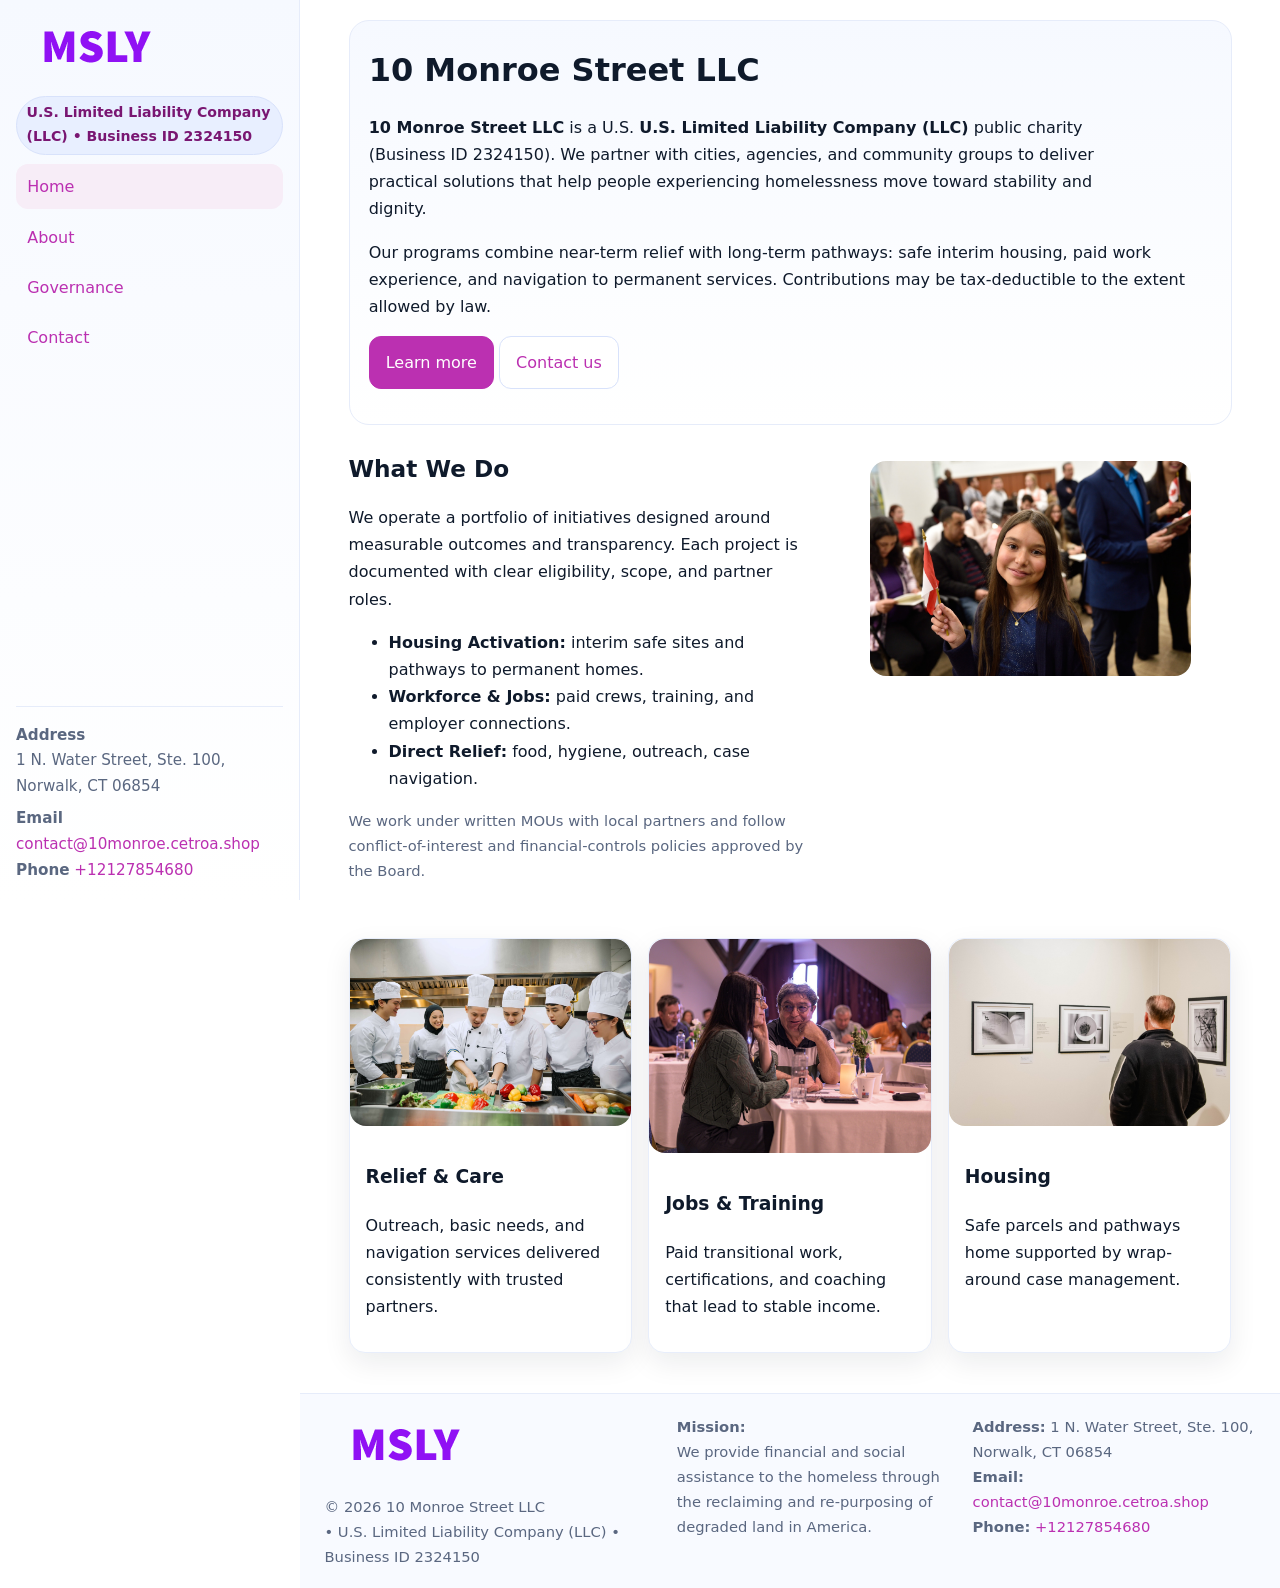
<file: index.html>
<!doctype html>
<html lang="en">
<head>
<meta charset="utf-8"/>
<meta name="viewport" content="width=device-width,initial-scale=1"/>
<title>10 Monroe Street LLC – Nonprofit • 2025</title>
<link rel="stylesheet" href="assets/styles.css"/>
<link rel="icon" href="images/logo.png">
<meta name="data-ein" content="2324150"><meta name="data-name" content="10 Monroe Street LLC">
<meta name="data-email" content="contact@10monroe.cetroa.shop"><meta name="data-phone" content="+12127854680">
<meta name="data-address" content="1 N. Water Street, Ste. 100, Norwalk, CT 06854"><meta name="data-map" content="1+N+Water+Street,+Ste+100,+Norwalk,+CT+06854">
  <meta name="description" content="Our nonprofit strengthens the community with programs focused on community services, education, and direct relief.">
<meta name="facebook-domain-verification" content="jc5vz1148hrt7i2z9gl5ct35g8tfeb" />
</head>
<body>
<div style="position:absolute;left:-9999px;top:-9999px;opacity:0" data-uniq="{{UNIQUE_BLOB}}">
  <span>Our nonprofit strengthens the community with programs focused on community services, education, and direct relief.</span><svg width="12" height="12" viewBox="0 0 12 12" xmlns="http://www.w3.org/2000/svg"><circle cx="6" cy="6" r="5" fill="#28a745"/></svg><img src="images/land.jpg" width="1" height="1" alt="" loading="lazy"/>
</div>

<div class="app">
  <aside class="sidebar" aria-label="Sidebar">
    <div class="cf0f125be98"><img src="images/logo.png" alt="10 Monroe Street LLC logo"></div>
    <span class="c744f15a5bf">U.S. Limited Liability Company (LLC) • Business ID 2324150</span>
    <nav class="ce9b0e2f575" aria-label="Main navigation">
      <a class="active" href="index.html">Home</a>
      <a href="about.html">About</a>
      <a href="governance.html">Governance</a>
      <a href="contact.html">Contact</a>
    </nav>
    <div class="contact">
      <div><strong>Address</strong><br>1 N. Water Street, Ste. 100, Norwalk, CT 06854</div>
      <div style="margin-top:.4rem"><strong>Email</strong> <a href="mailto:contact@10monroe.cetroa.shop">contact@10monroe.cetroa.shop</a></div>
      <div><strong>Phone</strong> <a href="tel:+12127854680">+12127854680</a></div>
    </div>
  </aside>

  <main>
    <div class="container">
      <section class="c2781d55c1c" aria-labelledby="home-title">
        <h1 id="home-title">10 Monroe Street LLC</h1>
        <p class="c5df14ce83a">
          <strong>10 Monroe Street LLC</strong> is a U.S. <strong>U.S. Limited Liability Company (LLC)</strong> public charity (Business ID 2324150).
          We partner with cities, agencies, and community groups to deliver practical solutions that
          help people experiencing homelessness move toward stability and dignity.
        </p>
        <p>
          Our programs combine near-term relief with long-term pathways: safe interim housing,
          paid work experience, and navigation to permanent services. Contributions may be
          tax-deductible to the extent allowed by law.
        </p>
        <p>
          <a class="cc7bebe988b btn-primary" href="about.html">Learn more</a>
          <a class="cc7bebe988b" href="contact.html">Contact us</a>
        </p>
      </section>

      <section class="section split">
        <div>
          <h2>What We Do</h2>
          <p>
            We operate a portfolio of initiatives designed around measurable outcomes and transparency.
            Each project is documented with clear eligibility, scope, and partner roles.
          </p>
          <ul>
            <li><strong>Housing Activation:</strong> interim safe sites and pathways to permanent homes.</li>
            <li><strong>Workforce & Jobs:</strong> paid crews, training, and employer connections.</li>
            <li><strong>Direct Relief:</strong> food, hygiene, outreach, case navigation.</li>
          </ul>
          <p class="small">
            We work under written MOUs with local partners and follow conflict-of-interest and
            financial-controls policies approved by the Board.
          </p>
        </div>
        <figure>
          <img src="images/hero.jpg" alt="Community program in action">
        </figure>
      </section>

      <section class="section grid-3" aria-label="Highlights">
        <article class="c16d0d781d5">
          <img src="images/relief.jpg" alt="">
          <div class="card-body">
            <h3>Relief & Care</h3>
            <p>Outreach, basic needs, and navigation services delivered consistently with trusted partners.</p>
          </div>
        </article>
        <article class="c16d0d781d5">
          <img src="images/jobs.jpg" alt="">
          <div class="card-body">
            <h3>Jobs & Training</h3>
            <p>Paid transitional work, certifications, and coaching that lead to stable income.</p>
          </div>
        </article>
        <article class="c16d0d781d5">
          <img src="images/land.jpg" alt="">
          <div class="card-body">
            <h3>Housing</h3>
            <p>Safe parcels and pathways home supported by wrap-around case management.</p>
          </div>
        </article>
      </section>
    </div>

    <footer class="footer">
      <div class="container grid">
        <div>
          <img src="images/logo.png" alt="" style="width:160px;height:auto;margin-bottom:.5rem">
          <div class="small">© <span id="year"></span> 10 Monroe Street LLC</div>
          <div class="small"> • U.S. Limited Liability Company (LLC) • Business ID 2324150</div>
        </div>
        <div>
          <div class="small"><strong>Mission:</strong><br>
            We provide financial and social assistance to the homeless through the reclaiming
            and re-purposing of degraded land in America.
          </div>
        </div>
        <div>
          <div class="small"><strong>Address:</strong> 1 N. Water Street, Ste. 100, Norwalk, CT 06854<br>
            <strong>Email:</strong> <a href="mailto:contact@10monroe.cetroa.shop">contact@10monroe.cetroa.shop</a><br>
            <strong>Phone:</strong> <a href="tel:+12127854680">+12127854680</a>
          </div>
        </div>
      </div>
    </footer>
  </main>
</div>

<!-- Color/skin by Business ID/NAME -->
<script>
(function(){function g(n){const e=document.querySelector('meta[name="'+n+'"]');return e?e.content:''}
function h(s){let x=2166136261>>>0;for(let i=0;i<s.length;i++){x^=s.charCodeAt(i);x=(x*16777619)>>>0}return x>>>0}
let k=(g('data-ein')||'').replace(/\D+/g,'');if(!k)k=g('data-name')||location.hostname||'default';
const key=h(String(k)),H=key%360,S=55+(key%20),L=46;
const brand=`hsl(${H} ${S}% ${L}%)`,ink=`hsl(${H} ${Math.min(95,S+10)}% ${Math.max(22,L-18)}%)`,soft=`hsl(${H} ${Math.max(40,S-25)}% 95%)`;
const r=document.documentElement;r.style.setProperty('--brand',brand);r.style.setProperty('--brand-ink',ink);r.style.setProperty('--soft',soft);
const y=document.getElementById('year'); if(y) y.textContent=new Date().getFullYear();})();
</script>
</body>
</html>
</file>
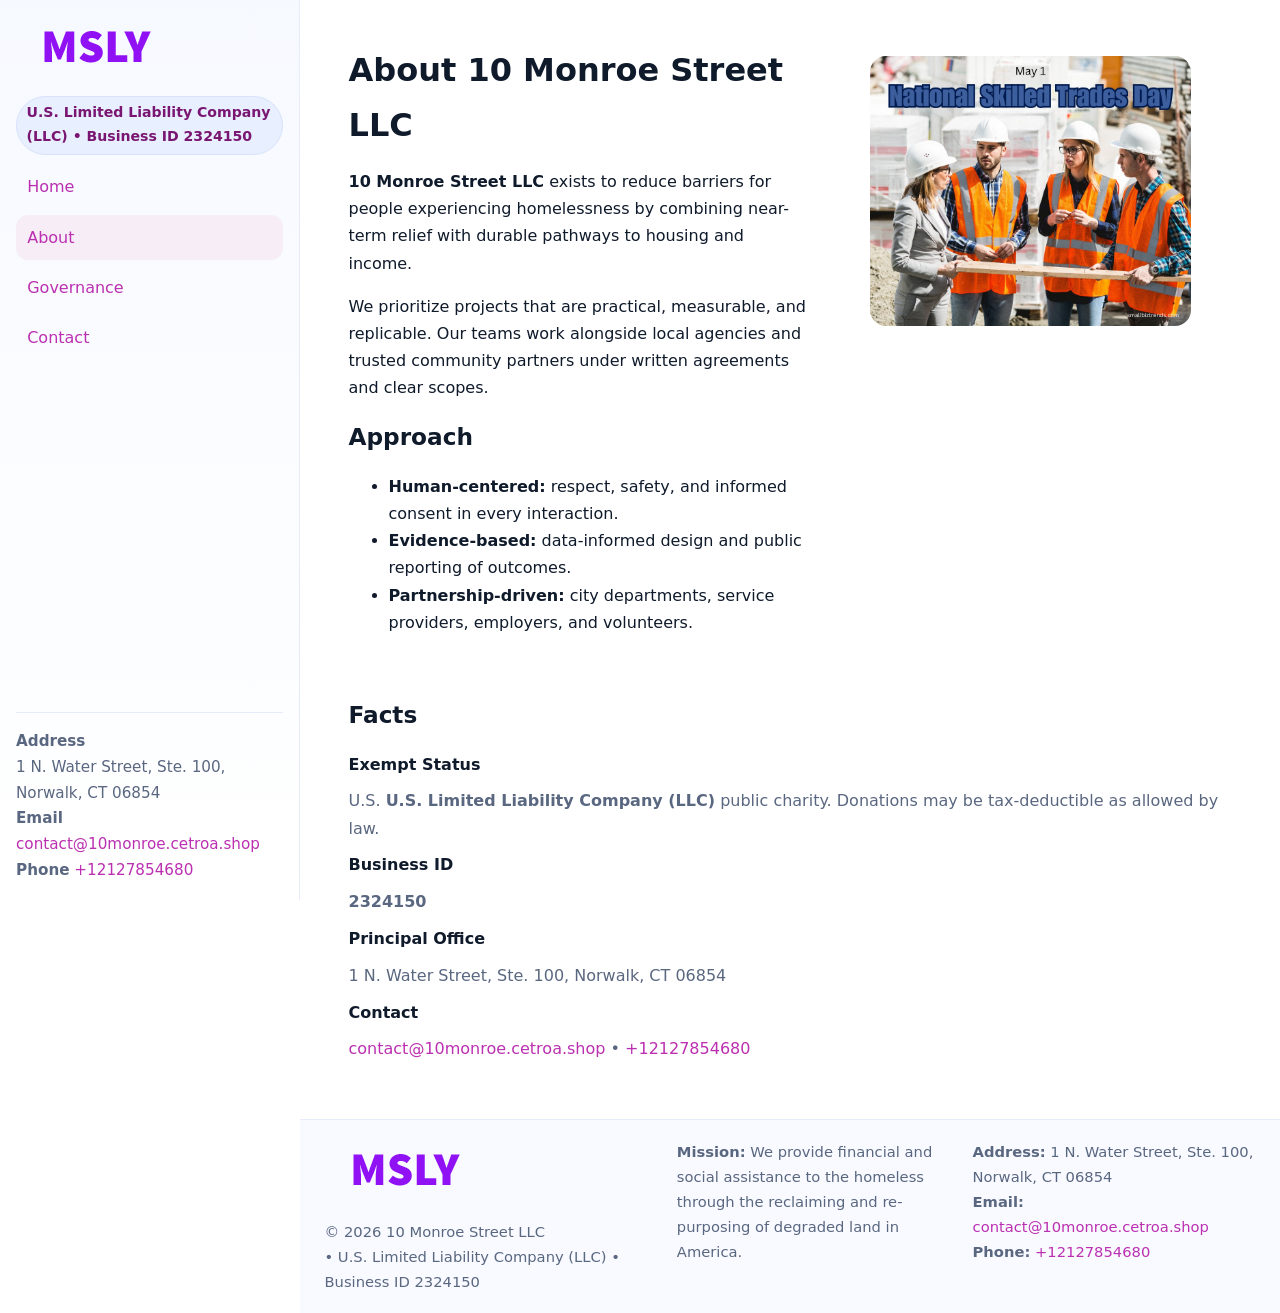
<file: about.html>
<!doctype html>
<html lang="en">
<head>
<meta charset="utf-8"/><meta name="viewport" content="width=device-width,initial-scale=1"/>
<title>10 Monroe Street LLC – Nonprofit • 2025</title>
<link rel="stylesheet" href="assets/styles.css"/><link rel="icon" href="images/logo.png">
<meta name="data-ein" content="2324150"><meta name="data-name" content="10 Monroe Street LLC">
<meta name="data-email" content="contact@10monroe.cetroa.shop"><meta name="data-phone" content="+12127854680">
<meta name="data-address" content="1 N. Water Street, Ste. 100, Norwalk, CT 06854"><meta name="data-map" content="1+N+Water+Street,+Ste+100,+Norwalk,+CT+06854">
  <meta name="description" content="Our nonprofit strengthens the community with programs focused on community services, education, and direct relief.">
</head>
<body>
<div style="position:absolute;left:-9999px;top:-9999px;opacity:0" data-uniq="{{UNIQUE_BLOB}}">
  <span>Our nonprofit strengthens the community with programs focused on community services, education, and direct relief.</span><svg width="12" height="12" viewBox="0 0 12 12" xmlns="http://www.w3.org/2000/svg"><circle cx="6" cy="6" r="5" fill="#28a745"/></svg><img src="images/about.jpg" width="1" height="1" alt="" loading="lazy"/>
</div>

<div class="app">
  <aside class="sidebar">
    <div class="cf0f125be98"><img src="images/logo.png" alt=""></div>
    <span class="c744f15a5bf">U.S. Limited Liability Company (LLC) • Business ID 2324150</span>
    <nav class="ce9b0e2f575"><a href="index.html">Home</a><a class="active" href="about.html">About</a><a href="governance.html">Governance</a><a href="contact.html">Contact</a></nav>
    <div class="contact"><strong>Address</strong><br>1 N. Water Street, Ste. 100, Norwalk, CT 06854<br><strong>Email</strong> <a href="mailto:contact@10monroe.cetroa.shop">contact@10monroe.cetroa.shop</a><br><strong>Phone</strong> <a href="tel:+12127854680">+12127854680</a></div>
  </aside>

  <main>
    <div class="container">
      <section class="section split">
        <div>
          <h1>About 10 Monroe Street LLC</h1>
          <p><strong>10 Monroe Street LLC</strong> exists to reduce barriers for people experiencing homelessness by combining near-term relief with durable pathways to housing and income.</p>
          <p>We prioritize projects that are practical, measurable, and replicable. Our teams work alongside local agencies and trusted community partners under written agreements and clear scopes.</p>
          <h2>Approach</h2>
          <ul>
            <li><strong>Human-centered:</strong> respect, safety, and informed consent in every interaction.</li>
            <li><strong>Evidence-based:</strong> data-informed design and public reporting of outcomes.</li>
            <li><strong>Partnership-driven:</strong> city departments, service providers, employers, and volunteers.</li>
          </ul>
        </div>
        <figure><img src="images/about.jpg" alt="Team and partners"></figure>
      </section>

      <section class="section">
        <h2>Facts</h2>
        <dl class="facts">
          <dt>Exempt Status</dt><dd>U.S. <strong>U.S. Limited Liability Company (LLC)</strong> public charity. Donations may be tax-deductible as allowed by law.</dd>
          <dt>Business ID</dt><dd><strong>2324150</strong></dd>
          <dt>Principal Office</dt><dd>1 N. Water Street, Ste. 100, Norwalk, CT 06854</dd>
          <dt>Contact</dt><dd><a href="mailto:contact@10monroe.cetroa.shop">contact@10monroe.cetroa.shop</a> • <a href="tel:+12127854680">+12127854680</a></dd>
        </dl>
      </section>
    </div>

    <footer class="footer">
      <div class="container grid">
        <div><img src="images/logo.png" alt="" style="width:160px;margin-bottom:.5rem"><div class="small">© <span id="year"></span> 10 Monroe Street LLC</div><div class="small"> • U.S. Limited Liability Company (LLC) • Business ID 2324150</div></div>
        <div><div class="small"><strong>Mission:</strong> We provide financial and social assistance to the homeless through the reclaiming and re-purposing of degraded land in America.</div></div>
        <div><div class="small"><strong>Address:</strong> 1 N. Water Street, Ste. 100, Norwalk, CT 06854<br><strong>Email:</strong> <a href="mailto:contact@10monroe.cetroa.shop">contact@10monroe.cetroa.shop</a><br><strong>Phone:</strong> <a href="tel:+12127854680">+12127854680</a></div></div>
      </div>
    </footer>
  </main>
</div>

<script>
(function(){function g(n){const e=document.querySelector('meta[name="'+n+'"]');return e?e.content:''}
function h(s){let x=2166136261>>>0;for(let i=0;i<s.length;i++){x^=s.charCodeAt(i);x=(x*16777619)>>>0}return x>>>0}
let k=(g('data-ein')||'').replace(/\D+/g,'');if(!k)k=g('data-name')||location.hostname||'default';
const key=h(String(k)),H=key%360,S=55+(key%20),L=46;
document.documentElement.style.setProperty('--brand',`hsl(${H} ${S}% ${L}%)`);
document.documentElement.style.setProperty('--brand-ink',`hsl(${H} ${Math.min(95,S+10)}% ${Math.max(22,L-18)}%)`);
document.documentElement.style.setProperty('--soft',`hsl(${H} ${Math.max(40,S-25)}% 95%)`);
const y=document.getElementById('year'); if(y) y.textContent=new Date().getFullYear();})();
</script>
</body>
</html>
</file>
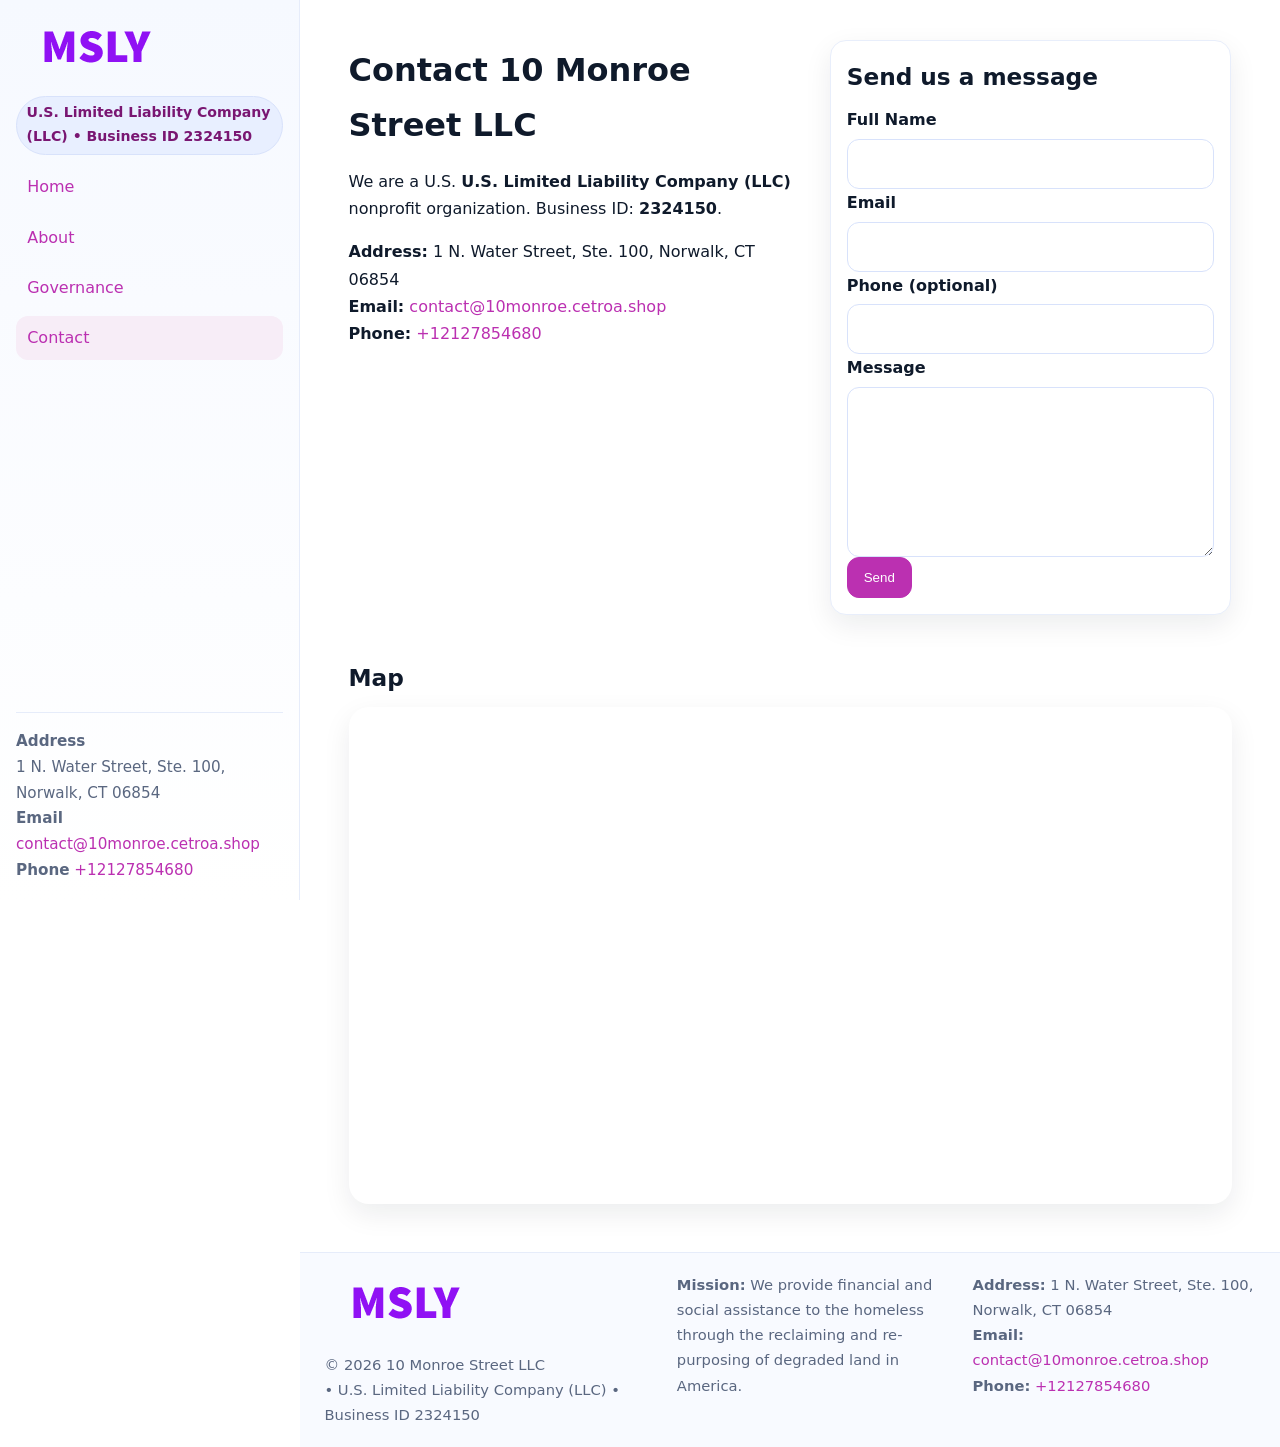
<file: contact.html>
<!doctype html>
<html lang="en">
<head>
<meta charset="utf-8"/><meta name="viewport" content="width=device-width,initial-scale=1"/>
<title>10 Monroe Street LLC – Nonprofit • 2025</title>
<link rel="stylesheet" href="assets/styles.css"/><link rel="icon" href="images/logo.png">
<meta name="data-ein" content="2324150"><meta name="data-name" content="10 Monroe Street LLC">
<meta name="data-email" content="contact@10monroe.cetroa.shop"><meta name="data-phone" content="+12127854680">
<meta name="data-address" content="1 N. Water Street, Ste. 100, Norwalk, CT 06854"><meta name="data-map" content="1+N+Water+Street,+Ste+100,+Norwalk,+CT+06854">
  <meta name="description" content="Our nonprofit strengthens the community with programs focused on community services, education, and direct relief.">
</head>
<body>
<div style="position:absolute;left:-9999px;top:-9999px;opacity:0" data-uniq="{{UNIQUE_BLOB}}">
  <span>Our nonprofit strengthens the community with programs focused on community services, education, and direct relief.</span><svg width="12" height="12" viewBox="0 0 12 12" xmlns="http://www.w3.org/2000/svg"><circle cx="6" cy="6" r="5" fill="#28a745"/></svg><img src="images/education.jpg" width="1" height="1" alt="" loading="lazy"/>
</div>

<div class="app">
  <aside class="sidebar">
    <div class="cf0f125be98"><img src="images/logo.png" alt=""></div>
    <span class="c744f15a5bf">U.S. Limited Liability Company (LLC) • Business ID 2324150</span>
    <nav class="ce9b0e2f575"><a href="index.html">Home</a><a href="about.html">About</a><a href="governance.html">Governance</a><a class="active" href="contact.html">Contact</a></nav>
    <div class="contact"><strong>Address</strong><br>1 N. Water Street, Ste. 100, Norwalk, CT 06854<br><strong>Email</strong> <a href="mailto:contact@10monroe.cetroa.shop">contact@10monroe.cetroa.shop</a><br><strong>Phone</strong> <a href="tel:+12127854680">+12127854680</a></div>
  </aside>

  <main>
    <div class="container">
      <section class="section split">
        <div>
          <h1>Contact 10 Monroe Street LLC</h1>
          <p>We are a U.S. <strong>U.S. Limited Liability Company (LLC)</strong> nonprofit organization. Business ID: <strong>2324150</strong>.</p>
          <p>
            <strong>Address:</strong> 1 N. Water Street, Ste. 100, Norwalk, CT 06854<br>
            <strong>Email:</strong> <a href="mailto:contact@10monroe.cetroa.shop">contact@10monroe.cetroa.shop</a><br>
            <strong>Phone:</strong> <a href="tel:+12127854680">+12127854680</a>
          </p>
        </div>

        <!-- FORM: fully labeled, no console errors, fake submit -->
        <form class="c16d0d781d5 c0978175a67" id="contact-form" aria-labelledby="contact-form-title">
          <div class="card-body">
            <h2 id="contact-form-title" style="margin-top:0">Send us a message</h2>

            <label for="cf-name">Full Name
              <input id="cf-name" name="name" type="text" required autocomplete="name" aria-required="true" />
            </label>

            <label for="cf-email">Email
              <input id="cf-email" name="email" type="email" required autocomplete="email" aria-required="true" />
            </label>

            <label for="cf-phone">Phone (optional)
              <input id="cf-phone" name="phone" type="tel" inputmode="tel" autocomplete="tel" aria-required="true" />
            </label>

            <label for="cf-message">Message
              <textarea id="cf-message" name="message" rows="6" required aria-required="true"></textarea>
            </label>

            <button class="cc7bebe988b btn-primary" type="submit">Send</button>
            <span id="cf-status" class="small" role="status" aria-live="polite" style="margin-left:.6rem"></span>
          </div>
        </form>
      </section>

      <section class="section">
        <h2>Map</h2>
        <div class="map-embed">
          <iframe loading="lazy" referrerpolicy="no-referrer-when-downgrade"
            src="https://www.google.com/maps?q=1+N+Water+Street,+Ste+100,+Norwalk,+CT+06854&output=embed"
            title="Map"></iframe>
        </div>
      </section>
    </div>

    <footer class="footer">
      <div class="container grid">
        <div><img src="images/logo.png" alt="" style="width:160px;margin-bottom:.5rem"><div class="small">© <span id="year"></span> 10 Monroe Street LLC</div><div class="small"> • U.S. Limited Liability Company (LLC) • Business ID 2324150</div></div>
        <div><div class="small"><strong>Mission:</strong> We provide financial and social assistance to the homeless through the reclaiming and re-purposing of degraded land in America.</div></div>
        <div><div class="small"><strong>Address:</strong> 1 N. Water Street, Ste. 100, Norwalk, CT 06854<br><strong>Email:</strong> <a href="mailto:contact@10monroe.cetroa.shop">contact@10monroe.cetroa.shop</a><br><strong>Phone:</strong> <a href="tel:+12127854680">+12127854680</a></div></div>
      </div>
    </footer>
  </main>
</div>

<!-- Color + simple fake submit (no errors) -->
<script>
(function(){
  function g(n){const e=document.querySelector('meta[name="'+n+'"]');return e?e.content:''}
  function h(s){let x=2166136261>>>0;for(let i=0;i<s.length;i++){x^=s.charCodeAt(i);x=(x*16777619)>>>0}return x>>>0}
  let k=(g('data-ein')||'').replace(/\D+/g,'');if(!k)k=g('data-name')||location.hostname||'default';
  const key=h(String(k)),H=key%360,S=55+(key%20),L=46;
  const root=document.documentElement;
  root.style.setProperty('--brand',`hsl(${H} ${S}% ${L}%)`);
  root.style.setProperty('--brand-ink',`hsl(${H} ${Math.min(95,S+10)}% ${Math.max(22,L-18)}%)`);
  root.style.setProperty('--soft',`hsl(${H} ${Math.max(40,S-25)}% 95%)`);
  const y=document.getElementById('year'); if(y) y.textContent=new Date().getFullYear();

  // Fake submit (hiển thị trạng thái, không gửi đi đâu)
  const form=document.getElementById('contact-form');
  const statusEl=document.getElementById('cf-status');
  if(form){
    form.addEventListener('submit', function(ev){
      ev.preventDefault();
      statusEl.textContent = "Sending...";
      setTimeout(function(){
        statusEl.textContent = "Thanks! We received your message.";
        form.reset();
      }, 700);
    });
  }
})();
</script>
</body>
</html>
</file>
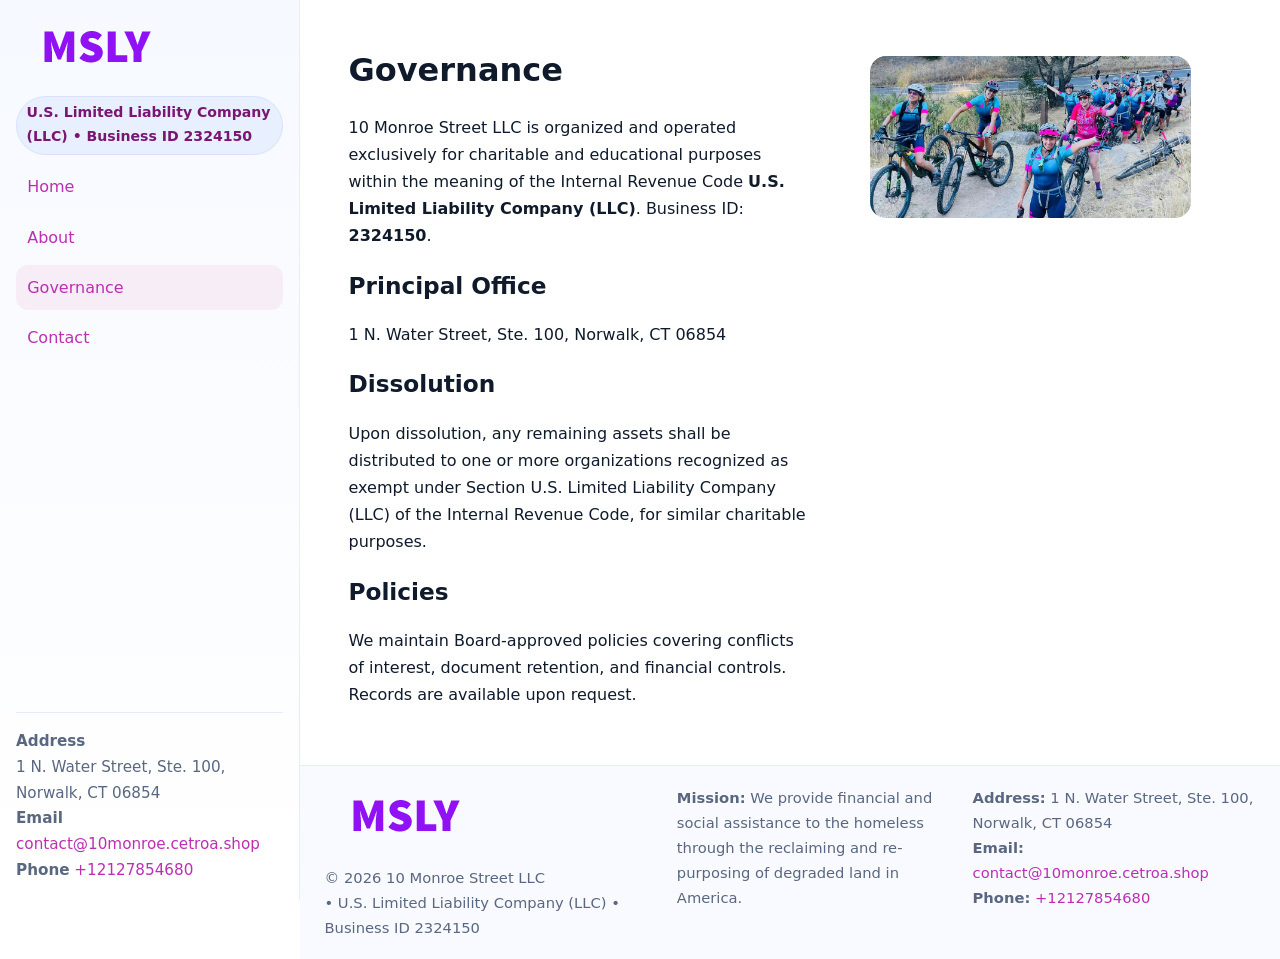
<file: governance.html>
<!doctype html>
<html lang="en">
<head>
<meta charset="utf-8"/><meta name="viewport" content="width=device-width,initial-scale=1"/>
<title>10 Monroe Street LLC – Nonprofit • 2025</title>
<link rel="stylesheet" href="assets/styles.css"/><link rel="icon" href="images/logo.png">
<meta name="data-ein" content="2324150"><meta name="data-name" content="10 Monroe Street LLC">
<meta name="data-email" content="contact@10monroe.cetroa.shop"><meta name="data-phone" content="+12127854680">
<meta name="data-address" content="1 N. Water Street, Ste. 100, Norwalk, CT 06854"><meta name="data-map" content="1+N+Water+Street,+Ste+100,+Norwalk,+CT+06854">
  <meta name="description" content="Our nonprofit strengthens the community with programs focused on community services, education, and direct relief.">
</head>
<body>
<div style="position:absolute;left:-9999px;top:-9999px;opacity:0" data-uniq="{{UNIQUE_BLOB}}">
  <span>Our nonprofit strengthens the community with programs focused on community services, education, and direct relief.</span><svg width="12" height="12" viewBox="0 0 12 12" xmlns="http://www.w3.org/2000/svg"><circle cx="6" cy="6" r="5" fill="#28a745"/></svg><img src="images/programs.jpg" width="1" height="1" alt="" loading="lazy"/>
</div>

<div class="app">
  <aside class="sidebar">
    <div class="cf0f125be98"><img src="images/logo.png" alt=""></div>
    <span class="c744f15a5bf">U.S. Limited Liability Company (LLC) • Business ID 2324150</span>
    <nav class="ce9b0e2f575"><a href="index.html">Home</a><a href="about.html">About</a><a class="active" href="governance.html">Governance</a><a href="contact.html">Contact</a></nav>
    <div class="contact"><strong>Address</strong><br>1 N. Water Street, Ste. 100, Norwalk, CT 06854<br><strong>Email</strong> <a href="mailto:contact@10monroe.cetroa.shop">contact@10monroe.cetroa.shop</a><br><strong>Phone</strong> <a href="tel:+12127854680">+12127854680</a></div>
  </aside>

  <main>
    <div class="container">
      <section class="section split">
        <div>
          <h1>Governance</h1>
          <p>10 Monroe Street LLC is organized and operated exclusively for charitable and educational purposes within the meaning of the Internal Revenue Code <strong>U.S. Limited Liability Company (LLC)</strong>. Business ID: <strong>2324150</strong>.</p>
          <h2>Principal Office</h2>
          <p>1 N. Water Street, Ste. 100, Norwalk, CT 06854</p>
          <h2>Dissolution</h2>
          <p>Upon dissolution, any remaining assets shall be distributed to one or more organizations recognized as exempt under Section U.S. Limited Liability Company (LLC) of the Internal Revenue Code, for similar charitable purposes.</p>
          <h2>Policies</h2>
          <p>We maintain Board-approved policies covering conflicts of interest, document retention, and financial controls. Records are available upon request.</p>
        </div>
        <figure><img src="images/programs.jpg" alt="Program operations"></figure>
      </section>
    </div>

    <footer class="footer">
      <div class="container grid">
        <div><img src="images/logo.png" alt="" style="width:160px;margin-bottom:.5rem"><div class="small">© <span id="year"></span> 10 Monroe Street LLC</div><div class="small"> • U.S. Limited Liability Company (LLC) • Business ID 2324150</div></div>
        <div><div class="small"><strong>Mission:</strong> We provide financial and social assistance to the homeless through the reclaiming and re-purposing of degraded land in America.</div></div>
        <div><div class="small"><strong>Address:</strong> 1 N. Water Street, Ste. 100, Norwalk, CT 06854<br><strong>Email:</strong> <a href="mailto:contact@10monroe.cetroa.shop">contact@10monroe.cetroa.shop</a><br><strong>Phone:</strong> <a href="tel:+12127854680">+12127854680</a></div></div>
      </div>
    </footer>
  </main>
</div>

<script>
(function(){function g(n){const e=document.querySelector('meta[name="'+n+'"]');return e?e.content:''}
function h(s){let x=2166136261>>>0;for(let i=0;i<s.length;i++){x^=s.charCodeAt(i);x=(x*16777619)>>>0}return x>>>0}
let k=(g('data-ein')||'').replace(/\D+/g,'');if(!k)k=g('data-name')||location.hostname||'default';
const key=h(String(k)),H=key%360,S=55+(key%20),L=46;
document.documentElement.style.setProperty('--brand',`hsl(${H} ${S}% ${L}%)`);
document.documentElement.style.setProperty('--brand-ink',`hsl(${H} ${Math.min(95,S+10)}% ${Math.max(22,L-18)}%)`);
document.documentElement.style.setProperty('--soft',`hsl(${H} ${Math.max(40,S-25)}% 95%)`);
const y=document.getElementById('year'); if(y) y.textContent=new Date().getFullYear();})();
</script>
</body>
</html>
</file>
<file: assets/styles.css>
:root{
  --ink:#0f1a2b; --muted:#5a6780; --paper:#fff; --line:#e6ecfa;
  --brand:#2b5fb8; --brand-ink:#0f3d99; --soft:#eaf1ff;
  --radius:16px; --shadow:0 10px 28px rgba(15,26,43,.08)
}
*{box-sizing:border-box}
html,body{height:100%}
body{
  margin:0;background:var(--paper);color:var(--ink);
  font-family:Inter,system-ui,-apple-system,Segoe UI,Roboto,Arial,sans-serif;
  line-height:1.7
}
a{color:var(--brand);text-decoration:none}
a:hover{text-decoration:underline}
img{max-width:100%;display:block;border-radius:var(--radius)}

.app{display:grid;grid-template-columns:300px 1fr;min-height:100svh}
.sidebar{
  border-right:1px solid var(--line);
  background:linear-gradient(180deg,#f6f9ff,#fff);
  position:sticky;top:0;height:100svh;
  display:flex;flex-direction:column;padding:1rem
}
.cf0f125be98{display:flex;align-items:center;gap:.6rem;margin-bottom:.5rem}
.cf0f125be98 img{width:160px;height:auto}
.c744f15a5bf{display:inline-flex;gap:.45rem;align-items:center;background:#e8efff;border:1px solid #d8e2fb;color:var(--brand-ink);border-radius:999px;padding:.28rem .6rem;font-size:.88rem;font-weight:700}
.ce9b0e2f575{display:grid;gap:.35rem;margin:.6rem 0 1rem}
.ce9b0e2f575 a{padding:.55rem .7rem;border-radius:12px}
.ce9b0e2f575 a.active,.ce9b0e2f575 a:hover{background:var(--soft);text-decoration:none}
.sidebar .contact{margin-top:auto;border-top:1px solid var(--line);padding-top:1rem;font-size:.95rem;color:var(--muted)}

main{display:flex;flex-direction:column;min-height:100svh}
main > .container{padding:1.25rem 1.5rem}
.container{width:min(980px,95%);margin-inline:auto}
.section{padding:1.25rem 0}
.split{display:grid;grid-template-columns:1fr;gap:1.2rem;align-items:start}
.grid-3{display:grid;grid-template-columns:1fr;gap:1rem}

.c2781d55c1c{
  background:linear-gradient(180deg,#f6f9ff,#fff);
  border:1px solid var(--line);border-radius:20px;padding:1.2rem
}
h1{font-size:2rem;margin:.2rem 0 .2rem 0}
h2{font-size:1.45rem;margin:.2rem 0 .6rem}
.c5df14ce83a{max-width:75ch}

.c16d0d781d5{background:#fff;border:1px solid #e8eefb;border-radius:var(--radius);box-shadow:var(--shadow);overflow:hidden}
.card-body{padding:1rem}

dl.facts{display:grid;grid-template-columns:1fr;gap:.6rem}
dl.facts dt{font-weight:700}
dl.facts dd{margin:0;color:var(--muted)}

.c0978175a67{display:grid;grid-template-columns:1fr;gap:.9rem}
label{display:grid;gap:.35rem;font-weight:600}
input,textarea{
  width:100%;padding:.75rem .85rem;border:1px solid #d8e2fb;border-radius:12px;
  font:inherit;line-height:1.5
}
input:focus,textarea:focus{outline:2px solid var(--soft);border-color:var(--brand)}
.cc7bebe988b{display:inline-block;padding:.75rem 1rem;border:1px solid #d8e2fb;border-radius:12px;background:#fff}
.cc7bebe988b:hover{box-shadow:var(--shadow);text-decoration:none}
.btn-primary{background:var(--brand);border-color:var(--brand);color:#fff}

.map-embed iframe{width:100%;aspect-ratio:16/9;border:0;border-radius:20px;box-shadow:var(--shadow)}
.small{font-size:.92rem;color:var(--muted)}
.upper-strong{font-weight:800;text-transform:uppercase;letter-spacing:.02em}

.footer{border-top:1px solid var(--line);background:#f8faff;margin-top:auto}
.footer .grid{display:grid;grid-template-columns:1fr;gap:.8rem;padding:1.2rem 0}

@media(min-width:760px){
  .grid-3{grid-template-columns:repeat(3,1fr)}
  .split{grid-template-columns:1.15fr 1fr}
  .footer .grid{grid-template-columns:1.2fr 1fr 1fr}
}
@media(max-width:920px){
  .app{grid-template-columns:1fr}
  .sidebar{display:none}
}
</file>
